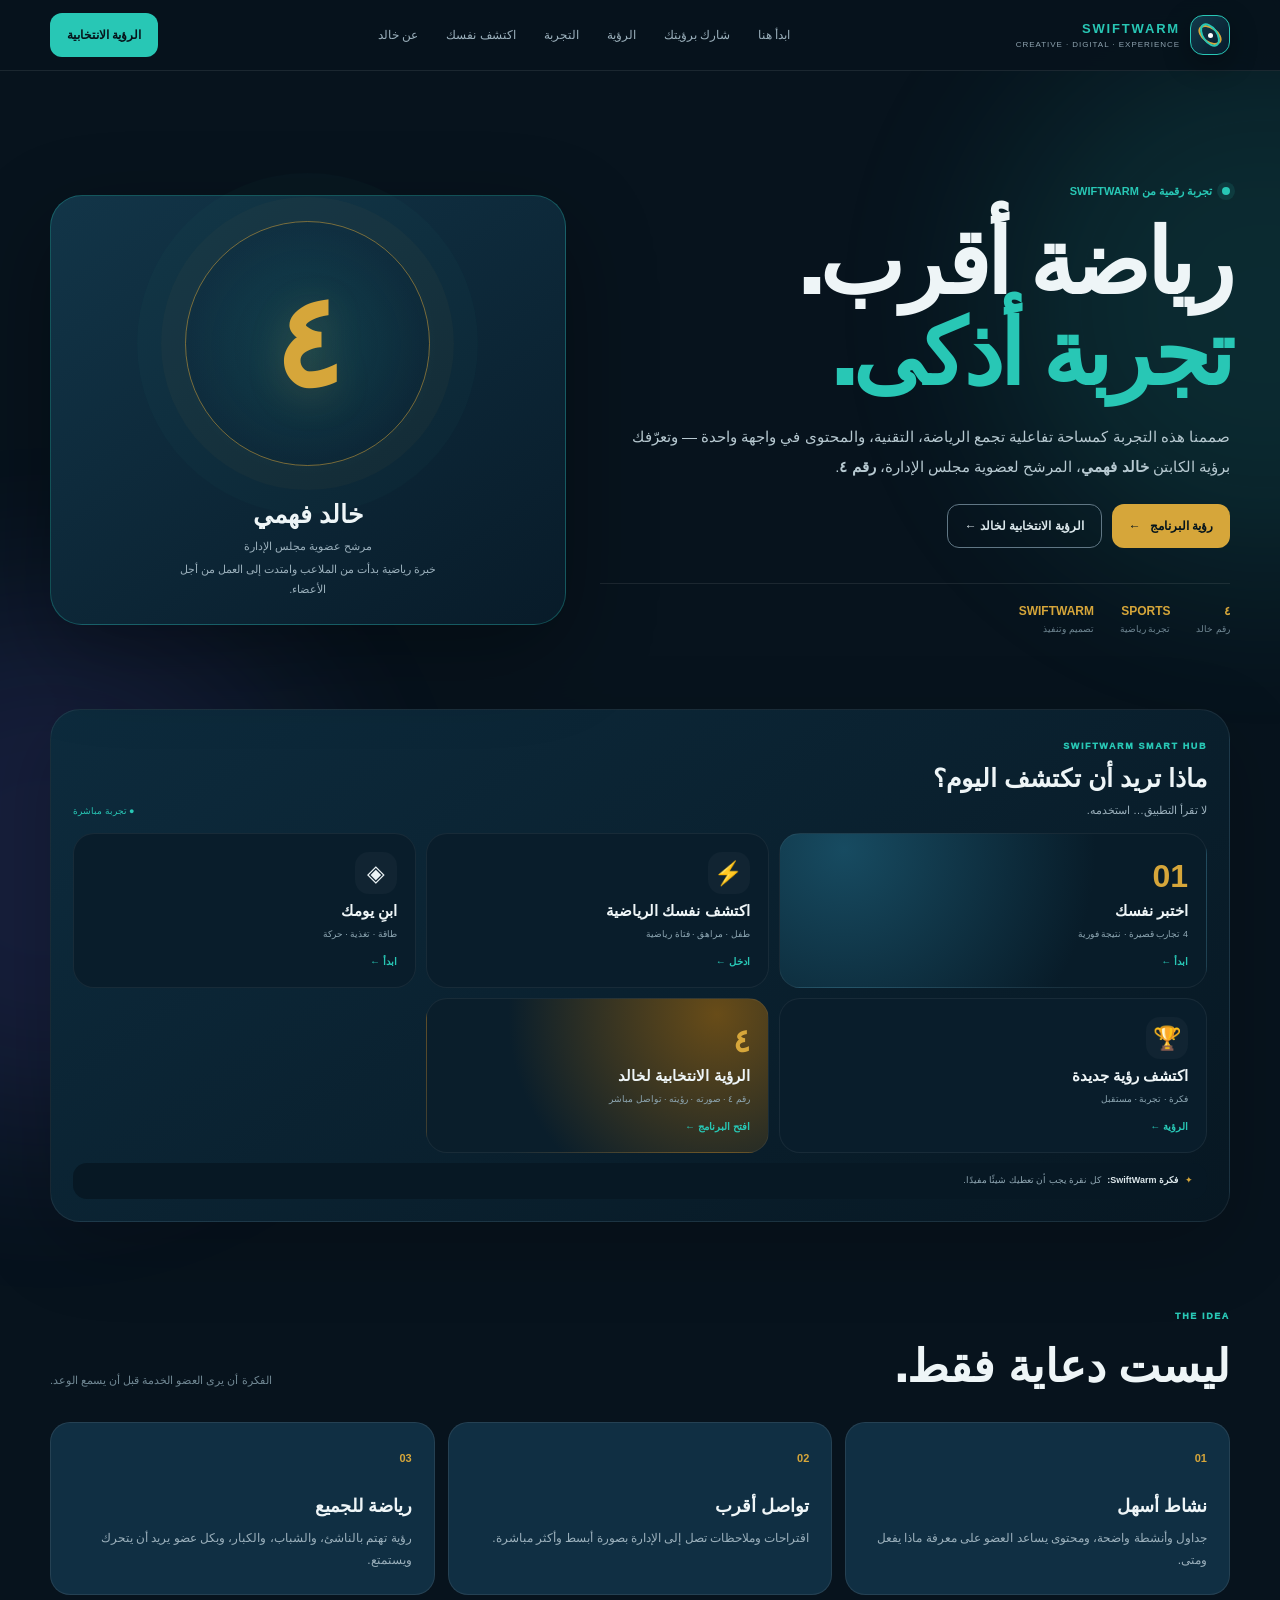
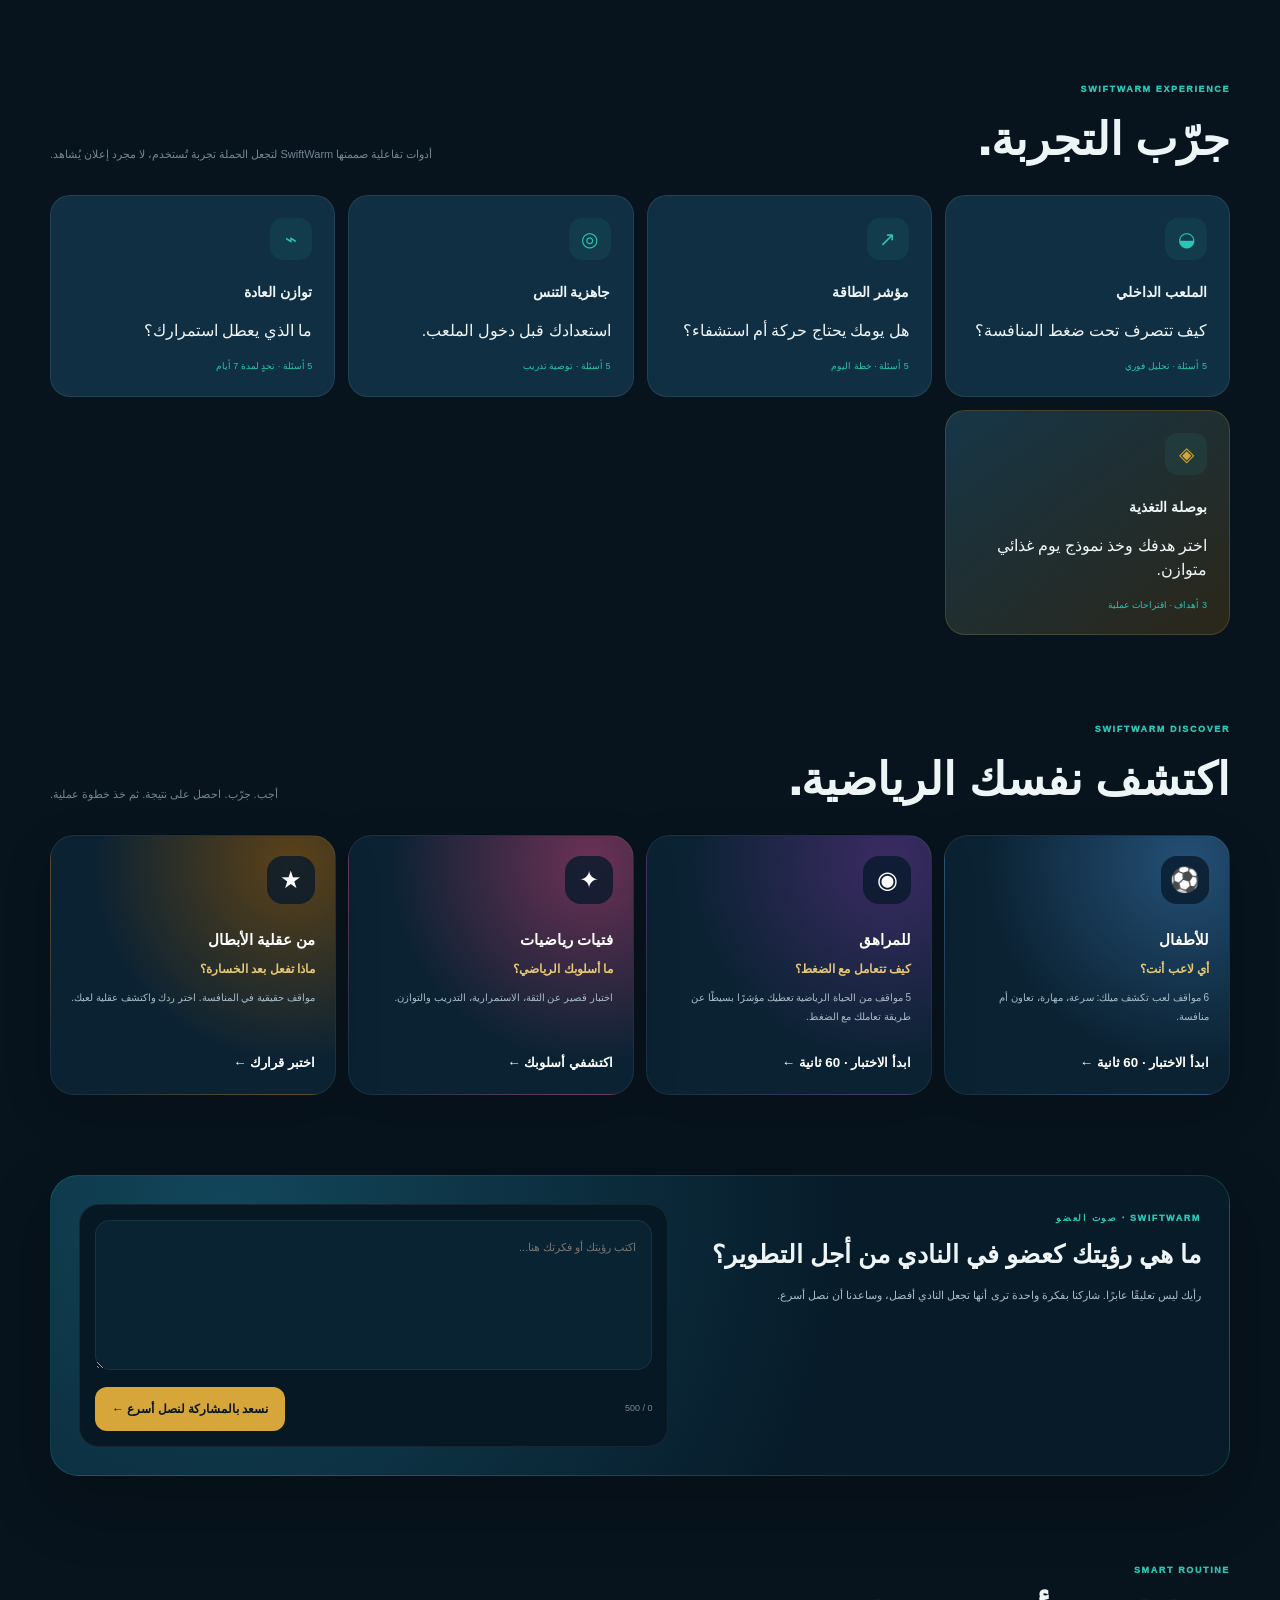
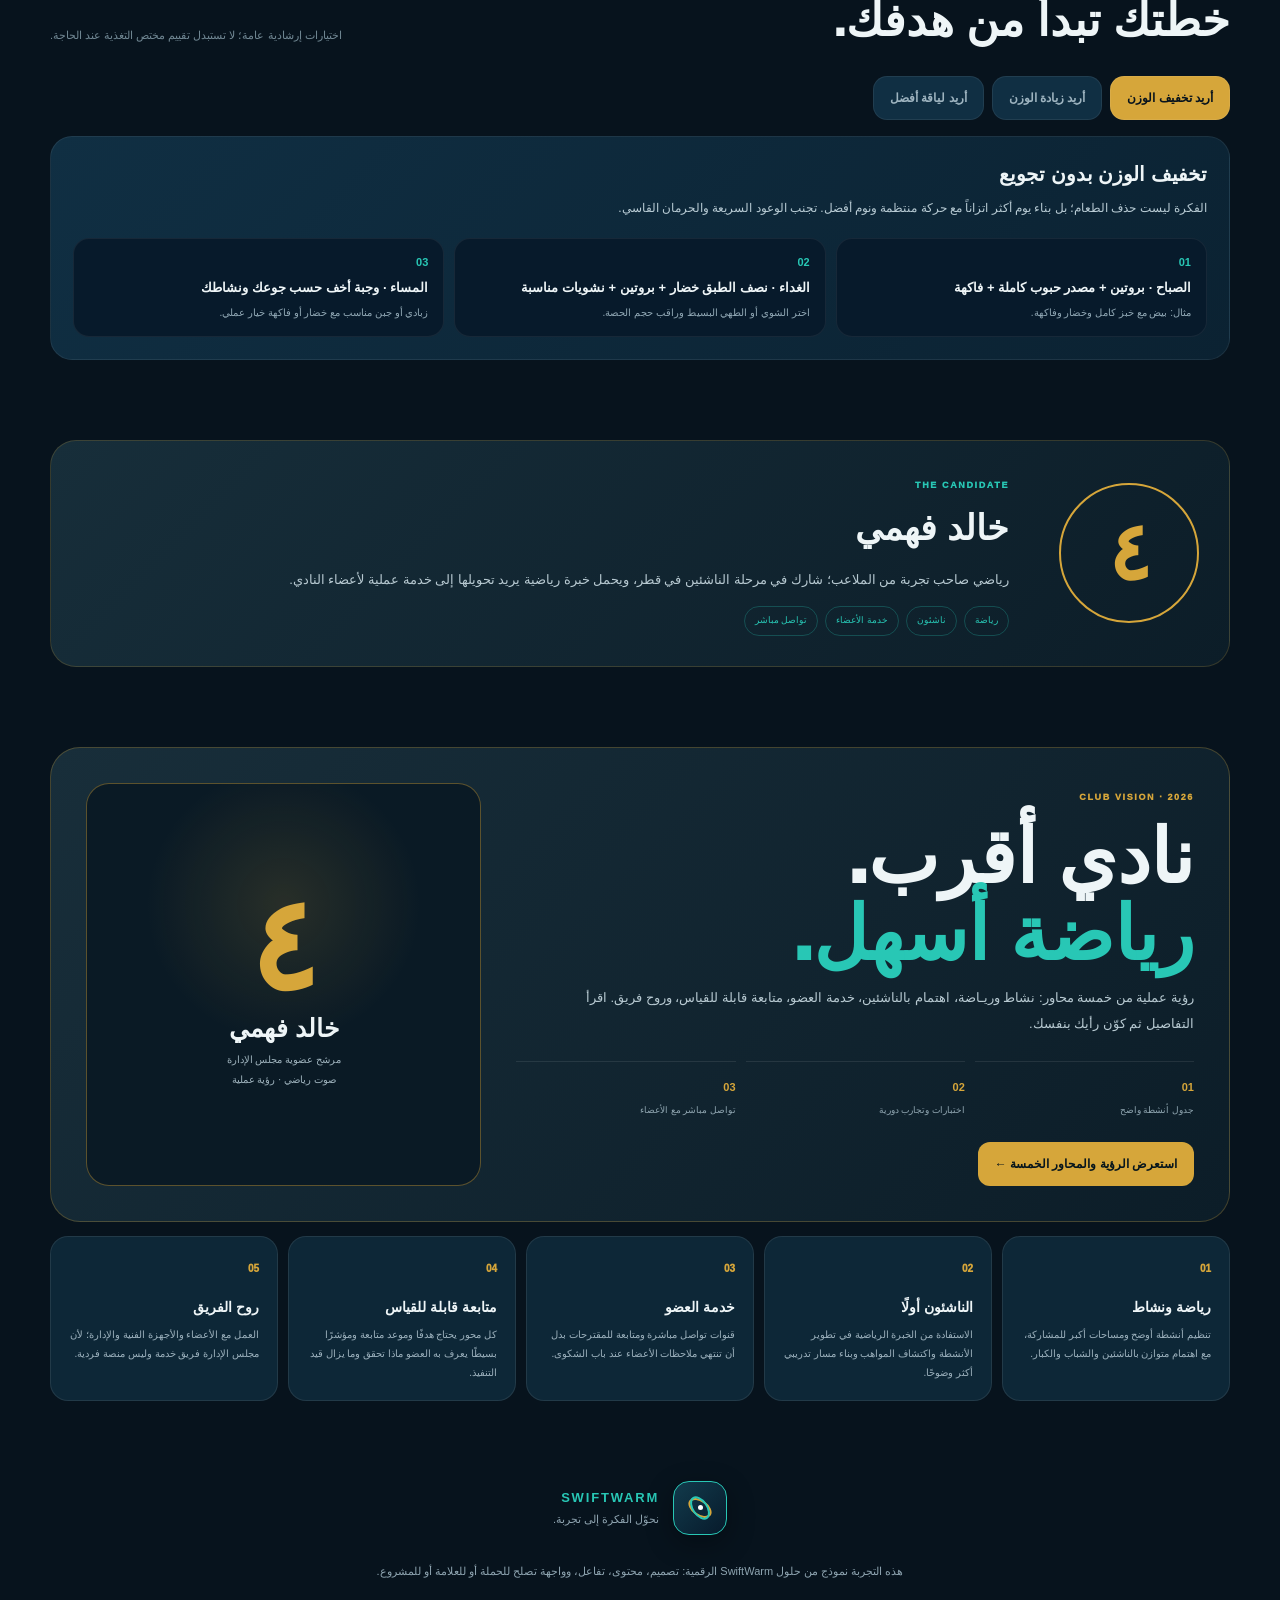
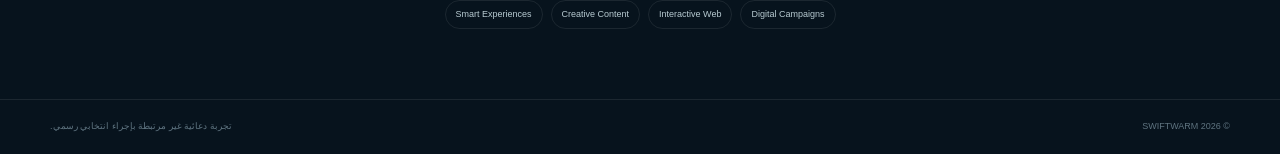
<file: index.html>
<!doctype html>
<html lang="ar" dir="rtl">
<head>
  <meta charset="UTF-8">
  <meta name="viewport" content="width=device-width, initial-scale=1, viewport-fit=cover">
  <meta name="theme-color" content="#07131d">
  <meta name="description" content="SwiftWarm Sports — تجربة رقمية لدعم الكابتن خالد فهمي، رقم ٤، مع رؤية رياضية لخدمة أعضاء النادي.">
  <meta name="apple-mobile-web-app-capable" content="yes">
  <title>SwiftWarm × خالد فهمي | رقم ٤</title>
  <link rel="stylesheet" href="./styles.css">
</head>
<body>
  <div class="bg-glow glow-a"></div><div class="bg-glow glow-b"></div>

  <header class="site-header">
    <a class="brand" href="#home" aria-label="SwiftWarm">
      <span class="brand-mark"><i></i></span>
      <span><b>SWIFTWARM</b><small>CREATIVE · DIGITAL · EXPERIENCE</small></span>
    </a>
    <nav>
      <a href="#hub">ابدأ هنا</a><a href="#member-voice">شارك برؤيتك</a><a href="#vision">الرؤية</a>
      <a href="#tools">التجربة</a><a href="#discover">اكتشف نفسك</a>
      <a href="#about">عن خالد</a>
    </nav>
    <a class="btn btn-mint header-cta" href="./election.html">الرؤية الانتخابية</a>
  </header>

  <main id="home">
    <section class="hero container">
      <div class="hero-copy">
        <div class="kicker"><span></span> تجربة رقمية من SWIFTWARM</div>
        <h1>رياضة أقرب.<br><em>تجربة أذكى.</em></h1>
        <p class="lead">صممنا هذه التجربة كمساحة تفاعلية تجمع الرياضة، التقنية، والمحتوى في واجهة واحدة — وتعرّفك برؤية الكابتن <strong>خالد فهمي</strong>، المرشح لعضوية مجلس الإدارة، <strong>رقم ٤</strong>.</p>
        <div class="actions">
          <a class="btn btn-gold" href="./election.html">رؤية البرنامج <span>←</span></a>
          <a class="btn btn-ghost" href="./election.html">الرؤية الانتخابية لخالد ←</a>
        </div>
        <div class="proof-row">
          <div><b>٤</b><span>رقم خالد</span></div>
          <div><b>SPORTS</b><span>تجربة رياضية</span></div>
          <div><b>SWIFTWARM</b><span>تصميم وتنفيذ</span></div>
        </div>
      </div>
      <div class="hero-card">
        <div class="number-orbit"><span>٤</span></div>
        <div class="hero-card-text"><b>خالد فهمي</b><span>مرشح عضوية مجلس الإدارة</span><small>خبرة رياضية بدأت من الملاعب وامتدت إلى العمل من أجل الأعضاء.</small></div>
      </div>
    </section>


    <section id="hub" class="smart-hub container">
      <div class="hub-top"><div><small class="eyebrow">SWIFTWARM SMART HUB</small><h2>ماذا تريد أن تكتشف اليوم؟</h2><p>لا تقرأ التطبيق… استخدمه.</p></div><span class="live-dot">● تجربة مباشرة</span></div>
      <div class="hub-grid">
        <button class="hub-card hub-main" data-hub="#tools"><span class="hub-num">01</span><b>اختبر نفسك</b><small>4 تجارب قصيرة · نتيجة فورية</small><i>ابدأ ←</i></button>
        <button class="hub-card" data-hub="#discover"><span class="hub-icon">⚡</span><b>اكتشف نفسك الرياضية</b><small>طفل · مراهق · فتاة رياضية</small><i>ادخل ←</i></button>
        <button class="hub-card" data-hub="#plans"><span class="hub-icon">◈</span><b>ابنِ يومك</b><small>طاقة · تغذية · حركة</small><i>ابدأ ←</i></button>
        <button class="hub-card" data-hub="#vision"><span class="hub-icon">🏆</span><b>اكتشف رؤية جديدة</b><small>فكرة · تجربة · مستقبل</small><i>الرؤية ←</i></button>
        <a class="hub-card hub-vision" href="./election.html"><span class="hub-num">٤</span><b>الرؤية الانتخابية لخالد</b><small>رقم ٤ · صورته · رؤيته · تواصل مباشر</small><i>افتح البرنامج ←</i></a>
      </div>
      <div class="hub-strip"><span>✦</span><b>فكرة SwiftWarm:</b> كل نقرة يجب أن تعطيك شيئًا مفيدًا.</div>
    </section>
    <section id="vision" class="section container">
      <div class="section-head"><div><small class="eyebrow">THE IDEA</small><h2>ليست دعاية فقط.</h2></div><p>الفكرة أن يرى العضو الخدمة قبل أن يسمع الوعد.</p></div>
      <div class="vision-grid">
        <article><span>01</span><h3>نشاط أسهل</h3><p>جداول وأنشطة واضحة، ومحتوى يساعد العضو على معرفة ماذا يفعل ومتى.</p></article>
        <article><span>02</span><h3>تواصل أقرب</h3><p>اقتراحات وملاحظات تصل إلى الإدارة بصورة أبسط وأكثر مباشرة.</p></article>
        <article><span>03</span><h3>رياضة للجميع</h3><p>رؤية تهتم بالناشئ، والشباب، والكبار، وبكل عضو يريد أن يتحرك ويستمتع.</p></article>
      </div>
    </section>

    <section id="tools" class="section container">
      <div class="section-head"><div><small class="eyebrow">SWIFTWARM EXPERIENCE</small><h2>جرّب التجربة.</h2></div><p>أدوات تفاعلية صممتها SwiftWarm لتجعل الحملة تجربة تُستخدم، لا مجرد إعلان يُشاهد.</p></div>
      <div class="tools-grid">
        <button class="tool-card" data-test="mental"><span class="tool-icon">◒</span><b>الملعب الداخلي</b><p>كيف تتصرف تحت ضغط المنافسة؟</p><small>5 أسئلة · تحليل فوري</small></button>
        <button class="tool-card" data-test="energy"><span class="tool-icon">↗</span><b>مؤشر الطاقة</b><p>هل يومك يحتاج حركة أم استشفاء؟</p><small>5 أسئلة · خطة اليوم</small></button>
        <button class="tool-card" data-test="tennis"><span class="tool-icon">◎</span><b>جاهزية التنس</b><p>استعدادك قبل دخول الملعب.</p><small>5 أسئلة · توصية تدريب</small></button>
        <button class="tool-card" data-test="balance"><span class="tool-icon">⌁</span><b>توازن العادة</b><p>ما الذي يعطل استمرارك؟</p><small>5 أسئلة · تحدٍ لمدة 7 أيام</small></button>
        <button class="tool-card feature-card" data-test="nutrition"><span class="tool-icon">◈</span><b>بوصلة التغذية</b><p>اختر هدفك وخذ نموذج يوم غذائي متوازن.</p><small>3 أهداف · اقتراحات عملية</small></button>
      </div>
    </section>

    
    <section id="discover" class="section container">
      <div class="section-head"><div><small class="eyebrow">SWIFTWARM DISCOVER</small><h2>اكتشف نفسك الرياضية.</h2></div><p>أجب. جرّب. احصل على نتيجة. ثم خذ خطوة عملية.</p></div>
      <div class="discover-grid interactive-discover">
        <button class="discover-card kids" data-discover-test="kids"><span class="discover-icon">⚽</span><b>للأطفال</b><strong>أي لاعب أنت؟</strong><p>6 مواقف لعب تكشف ميلك: سرعة، مهارة، تعاون أم منافسة.</p><small>ابدأ الاختبار · 60 ثانية ←</small></button>
        <button class="discover-card teens" data-discover-test="teens"><span class="discover-icon">◉</span><b>للمراهق</b><strong>كيف تتعامل مع الضغط؟</strong><p>5 مواقف من الحياة الرياضية تعطيك مؤشرًا بسيطًا عن طريقة تعاملك مع الضغط.</p><small>ابدأ الاختبار · 60 ثانية ←</small></button>
        <button class="discover-card girls" data-discover-test="girls"><span class="discover-icon">✦</span><b>فتيات رياضيات</b><strong>ما أسلوبك الرياضي؟</strong><p>اختبار قصير عن الثقة، الاستمرارية، التدريب والتوازن.</p><small>اكتشفي أسلوبك ←</small></button>
        <button class="discover-card champions" data-discover-test="champions"><span class="discover-icon">★</span><b>من عقلية الأبطال</b><strong>ماذا تفعل بعد الخسارة؟</strong><p>مواقف حقيقية في المنافسة. اختر ردك واكتشف عقلية لعبك.</p><small>اختبر قرارك ←</small></button>
      </div>
      <div id="discoverResult" class="discover-result" aria-live="polite"></div>
    </section>

    <section id="member-voice" class="section container">
      <div class="member-voice-card">
        <div><small class="eyebrow">SWIFTWARM · صوت العضو</small>
        <h2>ما هي رؤيتك كعضو في النادي من أجل التطوير؟</h2>
        <p>رأيك ليس تعليقًا عابرًا. شاركنا بفكرة واحدة ترى أنها تجعل النادي أفضل، وساعدنا أن نصل أسرع.</p></div>
        <div class="voice-box">
          <textarea id="memberVision" maxlength="500" placeholder="اكتب رؤيتك أو فكرتك هنا..."></textarea>
          <div class="voice-meta"><span id="visionCount">0 / 500</span><button id="visionSubmit" class="btn btn-gold">نسعد بالمشاركة لنصل أسرع ←</button></div>
          <div id="visionThanks" class="vision-thanks hidden">✓ شكرًا لمشاركتك. تم إرسال فكرتك إلى مساحة المشاركة.</div>
        </div>
      </div>
    </section>

    <section id="plans" class="section container">
      <div class="section-head"><div><small class="eyebrow">SMART ROUTINE</small><h2>خطتك تبدأ من هدفك.</h2></div><p>اختيارات إرشادية عامة؛ لا تستبدل تقييم مختص التغذية عند الحاجة.</p></div>
      <div class="plan-tabs">
        <button class="plan-tab active" data-plan="loss">أريد تخفيف الوزن</button>
        <button class="plan-tab" data-plan="gain">أريد زيادة الوزن</button>
        <button class="plan-tab" data-plan="fitness">أريد لياقة أفضل</button>
      </div>
      <div id="planContent" class="plan-content"></div>
    </section>

    <section id="about" class="section container">
      <div class="profile-card">
        <div class="profile-number">٤</div>
        <div>
          <small class="eyebrow">THE CANDIDATE</small>
          <h2>خالد فهمي</h2>
          <p>رياضي صاحب تجربة من الملاعب؛ شارك في مرحلة الناشئين في قطر، ويحمل خبرة رياضية يريد تحويلها إلى خدمة عملية لأعضاء النادي.</p>
          <div class="chips"><span>رياضة</span><span>ناشئون</span><span>خدمة الأعضاء</span><span>تواصل مباشر</span></div>
        </div>
      </div>
    </section>

    <section id="election" class="section container">
      <div class="campaign">
        <div>
          <small class="eyebrow gold">CLUB VISION · 2026</small>
          <h2>نادي أقرب.<br><em>رياضة أسهل.</em></h2>
          <p>رؤية عملية من خمسة محاور: نشاط وريـاضة، اهتمام بالناشئين، خدمة العضو، متابعة قابلة للقياس، وروح فريق. اقرأ التفاصيل ثم كوّن رأيك بنفسك.</p>
          <div class="campaign-points"><div><b>01</b><span>جدول أنشطة واضح</span></div><div><b>02</b><span>اختبارات وتجارب دورية</span></div><div><b>03</b><span>تواصل مباشر مع الأعضاء</span></div></div>
          <div class="program-actions"><button id="supportProgram" class="btn btn-gold">استعرض الرؤية والمحاور الخمسة ←</button><span id="supportMessage" class="support-msg"></span></div>
        </div>
        <div class="candidate-poster">
          <div class="poster-number">٤</div>
          <b>خالد فهمي</b>
          <span>مرشح عضوية مجلس الإدارة</span>
          <small>صوت رياضي · رؤية عملية</small>
        </div>
      </div>
      <div id="programDetails" class="program-details" aria-label="تفاصيل الرؤية الانتخابية">
        <div class="program-card"><span>01</span><h3>رياضة ونشاط</h3><p>تنظيم أنشطة أوضح ومساحات أكبر للمشاركة، مع اهتمام متوازن بالناشئين والشباب والكبار.</p></div>
        <div class="program-card"><span>02</span><h3>الناشئون أولًا</h3><p>الاستفادة من الخبرة الرياضية في تطوير الأنشطة واكتشاف المواهب وبناء مسار تدريبي أكثر وضوحًا.</p></div>
        <div class="program-card"><span>03</span><h3>خدمة العضو</h3><p>قنوات تواصل مباشرة ومتابعة للمقترحات بدل أن تنتهي ملاحظات الأعضاء عند باب الشكوى.</p></div>
        <div class="program-card"><span>04</span><h3>متابعة قابلة للقياس</h3><p>كل محور يحتاج هدفًا وموعد متابعة ومؤشرًا بسيطًا يعرف به العضو ماذا تحقق وما يزال قيد التنفيذ.</p></div>
        <div class="program-card"><span>05</span><h3>روح الفريق</h3><p>العمل مع الأعضاء والأجهزة الفنية والإدارة؛ لأن مجلس الإدارة فريق خدمة وليس منصة فردية.</p></div>
      </div>
    </section>

    <section class="section container swiftwarm-section">
      <div class="swiftwarm-lockup"><span class="brand-mark large"><i></i></span><div><b>SWIFTWARM</b><span>نحوّل الفكرة إلى تجربة.</span></div></div>
      <p>هذه التجربة نموذج من حلول SwiftWarm الرقمية: تصميم، محتوى، تفاعل، وواجهة تصلح للحملة أو للعلامة أو للمشروع.</p>
      <div class="service-row"><span>Digital Campaigns</span><span>Interactive Web</span><span>Creative Content</span><span>Smart Experiences</span></div>
    </section>
  </main>

  <footer><span>© 2026 SWIFTWARM</span><span>تجربة دعائية غير مرتبطة بإجراء انتخابي رسمي.</span></footer>

  <div id="testModal" class="modal hidden" aria-hidden="true"><div class="modal-panel" role="dialog" aria-modal="true">
    <button class="close-modal" data-close="testModal" aria-label="إغلاق">×</button>
    <small class="eyebrow">QUICK ASSESSMENT</small><h2 id="modalTitle"></h2>
    <div class="question-row"><p id="modalQuestion"></p><span id="modalProgress"></span></div>
    <div id="modalAnswers" class="answers"></div><div id="modalResult" class="result hidden"></div>
  </div></div>

  <script src="./app.js"></script>
</body>
</html>
</file>
<file: styles.css>
:root{--ink:#07131d;--navy:#0b2335;--panel:#102f43;--mint:#28c7b5;--gold:#d6a63a;--text:#eef5f7;--muted:#9bb0bc;--line:#ffffff16}
*{box-sizing:border-box}html{scroll-behavior:smooth}body{margin:0;background:var(--ink);color:var(--text);font-family:Tahoma,Arial,sans-serif;overflow-x:hidden;line-height:1.5}button,a{font:inherit}button{cursor:pointer;border:0}a{color:inherit;text-decoration:none}.bg-glow{position:fixed;z-index:-1;width:34rem;height:34rem;border-radius:50%;filter:blur(90px);opacity:.13;pointer-events:none}.glow-a{top:2rem;right:-16rem;background:var(--mint)}.glow-b{bottom:-15rem;left:-14rem;background:#7b6cff}
.container{width:min(1180px,calc(100% - 32px));margin:auto}.site-header{position:sticky;top:0;z-index:40;display:flex;align-items:center;justify-content:space-between;gap:20px;padding:13px max(16px,calc((100% - 1180px)/2));background:#07131dec;border-bottom:1px solid var(--line);backdrop-filter:blur(16px);-webkit-backdrop-filter:blur(16px)}.brand{display:flex;align-items:center;gap:10px;min-width:220px}.brand b,.swiftwarm-lockup b{display:block;letter-spacing:.14em;color:var(--mint);font-size:13px}.brand small{display:block;color:#8fa4b0;font-size:8px;letter-spacing:.12em}.brand-mark{position:relative;display:grid;place-items:center;width:40px;height:40px;border:1px solid var(--mint);border-radius:13px;background:linear-gradient(135deg,#123b4c,#071a2b);box-shadow:0 8px 28px #0005}.brand-mark:before,.brand-mark:after,.brand-mark i{content:"";position:absolute;border-radius:50%;border:2px solid var(--gold)}.brand-mark:before{width:22px;height:12px;transform:rotate(35deg)}.brand-mark:after{width:12px;height:22px;transform:rotate(-35deg);border-color:var(--mint)}.brand-mark i{width:5px;height:5px;background:#fff;border:0}.brand-mark.large{width:54px;height:54px;border-radius:16px}.site-header nav{display:flex;gap:28px;color:#9bb0bc;font-size:12px}.site-header nav a:hover{color:var(--mint)}.btn{display:inline-flex;align-items:center;justify-content:center;gap:9px;min-height:44px;padding:0 17px;border-radius:12px;font-weight:900;font-size:12px;transition:.18s ease}.btn:hover{filter:brightness(1.08);transform:translateY(-1px)}.btn:active{transform:scale(.98)}.btn-mint{background:var(--mint);color:#06151c}.btn-gold{background:var(--gold);color:#06151c}.btn-ghost{background:transparent;border:1px solid #607785;color:#dce8ec}.hero{display:grid;grid-template-columns:1.1fr .9fr;gap:34px;align-items:center;padding-top:58px;min-height:620px}.kicker{display:flex;align-items:center;gap:10px;color:var(--mint);font-size:11px;font-weight:900}.kicker span{width:8px;height:8px;border-radius:50%;background:var(--mint);box-shadow:0 0 0 5px #28c7b51f}.hero h1{font-size:clamp(3rem,7vw,5.9rem);line-height:1.02;margin:18px 0 0;font-weight:950;letter-spacing:-.04em}.hero h1 em,.campaign h2 em{font-style:normal;color:var(--mint)}.lead{max-width:650px;color:#b7c9d1;font-size:15px;line-height:2;margin:22px 0}.actions{display:flex;flex-wrap:wrap;gap:10px}.proof-row{display:flex;gap:26px;margin-top:35px;padding-top:18px;border-top:1px solid var(--line)}.proof-row div{display:flex;flex-direction:column;gap:3px}.proof-row b{font-size:12px;color:var(--gold)}.proof-row span{font-size:9px;color:#718894}.hero-card{min-height:430px;border:1px solid #28c7b54d;border-radius:32px;background:radial-gradient(circle at 50% 35%,#28c7b522,transparent 34%),linear-gradient(145deg,#123548,#081b29);display:flex;align-items:center;justify-content:center;flex-direction:column;box-shadow:0 30px 90px #0005}.number-orbit{width:245px;height:245px;border-radius:50%;display:grid;place-items:center;border:1px solid #d6a63a88;box-shadow:0 0 0 24px #d6a63a08,0 0 0 48px #28c7b506}.number-orbit span{font-size:8rem;font-weight:950;color:var(--gold);text-shadow:0 8px 40px #d6a63a33}.hero-card-text{text-align:center;margin-top:30px}.hero-card-text b{display:block;font-size:25px}.hero-card-text span,.hero-card-text small{display:block;color:var(--muted);font-size:11px;margin-top:5px}.hero-card-text small{max-width:260px;line-height:1.8}.section{padding-top:80px}.section-head{display:flex;justify-content:space-between;align-items:end;gap:20px;margin-bottom:22px}.eyebrow{font-size:9px;font-weight:950;letter-spacing:.18em;color:var(--mint)}.eyebrow.gold{color:var(--gold)}.section h2{font-size:clamp(1.8rem,4vw,2.8rem);margin:7px 0 0;font-weight:950}.section-head>p{color:#718894;font-size:11px}.vision-grid,.tools-grid{display:grid;grid-template-columns:repeat(3,1fr);gap:13px}.vision-grid article,.tool-card{background:var(--panel);border:1px solid var(--line);border-radius:20px;padding:22px}.vision-grid article span{color:var(--gold);font-size:11px;font-weight:900}.vision-grid h3{margin:24px 0 7px;font-size:18px}.vision-grid p{margin:0;color:var(--muted);font-size:12px;line-height:1.9}.tools-grid{grid-template-columns:repeat(4,1fr)}.tool-card{min-height:165px;text-align:right;color:var(--text);transition:.18s ease}.tool-card:hover{transform:translateY(-3px);border-color:#28c7b566}.tool-icon{display:grid;place-items:center;width:42px;height:42px;border-radius:13px;background:#28c7b514;color:var(--mint);font-size:20px}.tool-card b,.tool-card small{display:block}.tool-card b{margin-top:22px;font-size:14px}.tool-card small{margin-top:8px;color:#28c7b5;font-size:9px}.profile-card{display:grid;grid-template-columns:160px 1fr;gap:30px;align-items:center;border:1px solid #d6a63a33;border-radius:26px;padding:30px;background:linear-gradient(135deg,#172e3a,#0c1d28)}.profile-number{display:grid;place-items:center;width:140px;height:140px;border-radius:50%;border:2px solid var(--gold);color:var(--gold);font-size:5rem;font-weight:950}.profile-card h2{font-size:35px;margin:7px 0}.profile-card p{max-width:720px;color:#b7c9d1;line-height:2;font-size:13px}.chips{display:flex;flex-wrap:wrap;gap:7px}.chips span,.service-row span,.quick-asks button{border:1px solid #28c7b544;border-radius:999px;padding:7px 10px;color:var(--mint);font-size:9px}.campaign{display:grid;grid-template-columns:1.2fr .7fr;gap:35px;padding:35px;border-radius:30px;border:1px solid #d6a63a44;background:linear-gradient(135deg,#182e3a,#0c1d28)}.campaign h2{font-size:clamp(2.5rem,6vw,4.7rem);line-height:1.02;margin:12px 0}.campaign p{max-width:650px;color:#b7c9d1;font-size:13px;line-height:2}.campaign-points{display:grid;grid-template-columns:repeat(3,1fr);gap:10px;margin:24px 0}.campaign-points div{border-top:1px solid var(--line);padding-top:12px}.campaign-points b{color:var(--gold);font-size:11px}.campaign-points span{display:block;margin-top:6px;color:#91a7b2;font-size:9px}.candidate-poster{min-height:310px;border:1px solid #d6a63a66;border-radius:23px;display:flex;align-items:center;justify-content:center;flex-direction:column;text-align:center;background:radial-gradient(circle at 50% 30%,#d6a63a25,transparent 40%),#0a1a25}.poster-number{font-size:8rem;line-height:1;font-weight:950;color:var(--gold)}.candidate-poster b{font-size:25px}.candidate-poster span,.candidate-poster small{color:#9eb2bc;font-size:10px;margin-top:5px}.support-msg{color:var(--mint);font-size:10px;margin-right:10px}.swiftwarm-section{text-align:center;padding-bottom:70px}.swiftwarm-lockup{display:inline-flex;align-items:center;gap:14px;text-align:right}.swiftwarm-lockup span:not(.brand-mark){display:block;color:#8fa4b0;font-size:11px;margin-top:4px}.swiftwarm-section>p{max-width:620px;margin:18px auto;color:#8ea4b0;font-size:11px;line-height:2}.service-row{display:flex;justify-content:center;flex-wrap:wrap;gap:8px}.service-row span{color:#b8cbd2;border-color:var(--line)}footer{display:flex;justify-content:space-between;gap:15px;padding:20px max(16px,calc((100% - 1180px)/2));border-top:1px solid var(--line);color:#5f7480;font-size:9px}.modal{position:fixed;inset:0;z-index:100;display:flex;align-items:center;justify-content:center;padding:16px;background:#020a10cc;backdrop-filter:blur(12px);-webkit-backdrop-filter:blur(12px)}.modal.hidden{display:none}.modal-panel{position:relative;width:min(520px,100%);max-height:min(760px,calc(100dvh - 32px));overflow:auto;border:1px solid #ffffff20;border-radius:24px;background:#0e2a3c;padding:25px;box-shadow:0 25px 100px #0009;-webkit-overflow-scrolling:touch}.close-modal{position:absolute;left:15px;top:10px;background:transparent;color:#a9bdc7;font-size:28px}.modal-panel h2{margin:7px 0 0;font-size:24px}.question-row{display:flex;justify-content:space-between;gap:15px;align-items:start;margin-top:18px}.question-row p{margin:0;font-size:16px;font-weight:800;line-height:1.8}.question-row span{white-space:nowrap;color:#8da4b0;font-size:10px}.answers{display:grid;gap:9px;margin-top:20px}.answer-choice{padding:14px;border:1px solid #ffffff18;border-radius:12px;background:#15384b;color:#eef5f7;text-align:right}.answer-choice:hover{background:#1b5263}.result{margin-top:16px;border-radius:15px;background:#28c7b514;padding:15px;color:#dbecee;font-size:12px;line-height:1.9}.hidden{display:none!important}.modal-note{color:#8ea5b0;font-size:10px}.ai-answer{min-height:90px;padding:16px;border-radius:16px;background:#102f43;color:#dcebed;font-size:12px;line-height:2}.ai-input-row{display:flex;gap:8px;margin-top:10px}.ai-input-row input{width:100%;min-width:0;border:1px solid #ffffff16;border-radius:12px;background:#071a2b;color:#fff;padding:13px;outline:0;font-size:12px}.ai-input-row input:focus{border-color:var(--mint)}.quick-asks{display:flex;flex-wrap:wrap;gap:6px;margin-top:10px}.quick-asks button{background:transparent}.quick-asks button:hover{background:#28c7b514}
@media(max-width:800px){.site-header{padding:11px 14px}.site-header nav{display:none}.brand{min-width:auto}.brand small{display:none}.header-cta{min-height:38px;padding:0 12px;font-size:10px}.hero{grid-template-columns:1fr;min-height:auto;padding-top:35px}.hero-card{min-height:310px}.number-orbit{width:175px;height:175px}.number-orbit span{font-size:6rem}.section{padding-top:58px}.vision-grid,.tools-grid{grid-template-columns:1fr 1fr}.campaign{grid-template-columns:1fr;padding:24px}.campaign-points{grid-template-columns:1fr}.candidate-poster{min-height:240px}.profile-card{grid-template-columns:1fr;text-align:center}.profile-number{margin:auto}.chips{justify-content:center}.section-head{align-items:start;flex-direction:column;gap:5px}}
@media(max-width:520px){.container{width:min(100% - 22px,1180px)}.hero h1{font-size:3.15rem}.lead{font-size:13px}.actions .btn{width:100%}.proof-row{gap:14px}.proof-row b{font-size:10px}.vision-grid,.tools-grid{grid-template-columns:1fr}.tool-card{min-height:130px}.section h2{font-size:1.9rem}.campaign h2{font-size:3rem}.campaign{border-radius:22px}.modal{padding:8px;align-items:flex-start;padding-top:max(8px,env(safe-area-inset-top))}.modal-panel{max-height:calc(100dvh - 16px);border-radius:19px;padding:21px 16px 18px}.ai-input-row{position:relative}.ai-input-row .btn{flex:0 0 72px;padding:0}.hero-card-text small{font-size:10px}footer{flex-direction:column;text-align:center}.swiftwarm-section{padding-bottom:45px}}
@media(prefers-reduced-motion:reduce){*{scroll-behavior:auto!important;transition:none!important}}

.program-details{display:grid;grid-template-columns:repeat(5,1fr);gap:10px;margin-top:14px}.program-card{border:1px solid var(--line);border-radius:18px;padding:18px;background:#0d2737}.program-card span{color:var(--gold);font-weight:950;font-size:10px}.program-card h3{margin:18px 0 7px;font-size:14px}.program-card p{margin:0;color:var(--muted);font-size:10px;line-height:1.9}.program-actions{display:flex;align-items:center;gap:10px}.program-details{scroll-margin-top:90px}.tool-card small{line-height:1.6}@media(max-width:950px){.program-details{grid-template-columns:repeat(2,1fr)}}@media(max-width:520px){.program-details{grid-template-columns:1fr}.program-card{padding:16px}.program-actions{flex-direction:column;align-items:stretch}.program-actions .btn{width:100%}.support-msg{text-align:center;margin:0}}
.plan-tabs{display:flex;gap:8px;overflow:auto;padding-bottom:4px}.plan-tab{white-space:nowrap;border:1px solid #ffffff12;border-radius:14px;background:#102f43;padding:12px 16px;color:#9eb4c0;font:inherit;font-size:12px;font-weight:800;cursor:pointer}.plan-tab.active{background:#d6a63a;color:#07131d}.plan-content{margin-top:12px;border:1px solid #ffffff12;border-radius:22px;background:linear-gradient(135deg,#102f43,#0b2232);padding:22px}.plan-content h3{font-size:20px;margin:0}.plan-content>p{margin:8px 0 0;color:#b8cbd4;font-size:12px;line-height:1.9}.plan-grid{display:grid;grid-template-columns:repeat(3,1fr);gap:10px;margin-top:18px}.plan-item{border:1px solid #ffffff10;border-radius:16px;padding:15px;background:#071a2b}.plan-item b{display:block;font-size:11px;color:#28c7b5}.plan-item strong{display:block;margin-top:8px;font-size:13px}.plan-item span{display:block;margin-top:6px;color:#91a8b5;font-size:10px;line-height:1.7}.feature-card{border-color:#d6a63a33!important;background:linear-gradient(145deg,#163647,#2b2619)!important}.feature-card .tool-icon{color:#d6a63a}@media(max-width:650px){.plan-grid{grid-template-columns:1fr}.plan-content{padding:17px}.plan-item{padding:14px}}

.discover-grid{display:grid;grid-template-columns:repeat(4,1fr);gap:12px}.discover-card{text-align:right;min-height:250px;padding:20px;border:1px solid #ffffff12;border-radius:24px;color:#fff;cursor:pointer;background:#0b2233;box-shadow:0 16px 50px #0002;transition:.25s}.discover-card:hover{transform:translateY(-4px);border-color:#d6a63a66}.discover-card.kids{background:radial-gradient(circle at 85% 10%,#244f75,#0b2233 60%)}.discover-card.teens{background:radial-gradient(circle at 85% 10%,#3b2b63,#0b2233 60%)}.discover-card.girls{background:radial-gradient(circle at 85% 10%,#6b3155,#0b2233 60%)}.discover-card.champions{background:radial-gradient(circle at 85% 10%,#5c4218,#0b2233 60%)}.discover-icon{display:grid;place-items:center;width:48px;height:48px;border-radius:16px;background:#071a2bcc;font-size:24px;margin-bottom:25px}.discover-card b{display:block;font-size:15px}.discover-card strong{display:block;margin-top:8px;color:#e6c875;font-size:12px}.discover-card p{color:#a8bdc7;font-size:10px;line-height:1.9;min-height:58px}.discover-card small{font-weight:900;color:#fff}.discover-panel{display:none;margin-top:12px;padding:22px;border:1px solid #d6a63a33;border-radius:22px;background:#0a2030}.discover-panel.show{display:block}.discover-panel h3{margin:0 0 8px;font-size:18px}.discover-panel p{color:#aec1ca;font-size:12px;line-height:2}.discover-points{display:grid;grid-template-columns:repeat(3,1fr);gap:10px;margin-top:14px}.discover-points div{padding:14px;border-radius:15px;background:#071a2b;border:1px solid #ffffff0c}.discover-points b{display:block;color:#2bc7b6;font-size:11px;margin-bottom:6px}.discover-points span{font-size:10px;color:#9eb2bc;line-height:1.8}.legacy-grid{display:grid;grid-template-columns:1fr 1.35fr;gap:12px}.honor-card,.achievements-card{border:1px solid #ffffff12;border-radius:24px;padding:22px;background:linear-gradient(145deg,#102b3d,#071a2b)}.honor-head,.achievement-title{display:flex;gap:12px;align-items:center}.honor-head>span,.achievement-title>span{font-size:28px}.honor-head b,.achievement-title b{display:block;font-size:16px}.honor-head small,.achievement-title small{display:block;color:#8ea6b2;font-size:9px;margin-top:4px}.honor-list{margin:18px 0}.honor-list article{padding:13px 0;border-bottom:1px solid #ffffff0b}.honor-list strong{display:block;font-size:11px}.honor-list span{display:block;color:#8fa8b4;font-size:9px;margin-top:5px}.achievement-stats{display:grid;grid-template-columns:repeat(4,1fr);gap:8px;margin:20px 0}.achievement-stats div{text-align:center;padding:16px 8px;border-radius:16px;background:#071a2b}.achievement-stats strong{display:block;color:#d6a63a;font-size:25px}.achievement-stats span{font-size:8px;color:#8fa8b4}.verification-note{padding:14px;border-radius:15px;background:#102536;border-right:3px solid #d6a63a}.verification-note b{font-size:11px}.verification-note p{font-size:9px;line-height:1.8;color:#8fa8b4;margin:6px 0 0}@media(max-width:900px){.discover-grid{grid-template-columns:repeat(2,1fr)}.legacy-grid{grid-template-columns:1fr}}@media(max-width:560px){.discover-grid{grid-template-columns:1fr}.discover-card{min-height:205px}.discover-points{grid-template-columns:1fr}.achievement-stats{grid-template-columns:repeat(2,1fr)}}
.verified-achievements{display:grid;grid-template-columns:1fr 1fr;gap:9px;margin:14px 0}.verified-achievements article{padding:13px;border:1px solid #ffffff0b;border-radius:15px;background:#071a2b}.verified-achievements b{display:block;font-size:11px;color:#e6c875}.verified-achievements span{display:block;margin-top:6px;color:#8fa8b4;font-size:9px;line-height:1.8}@media(max-width:600px){.verified-achievements{grid-template-columns:1fr}}
/* SMART HUB — app-like, not newspaper */
.smart-hub{margin-top:18px;padding:22px;border:1px solid #ffffff12;border-radius:30px;background:linear-gradient(145deg,#0d2b3d,#071722);box-shadow:0 24px 80px #0003}.hub-top{display:flex;justify-content:space-between;align-items:flex-end;gap:16px;margin-bottom:15px}.hub-top h2{margin:4px 0;font-size:25px}.hub-top p{margin:0;color:var(--muted);font-size:11px}.live-dot{font-size:9px;color:var(--mint);white-space:nowrap}.hub-grid{display:grid;grid-template-columns:1.25fr 1fr 1fr;gap:10px}.hub-card{position:relative;min-height:155px;padding:18px;text-align:right;border:1px solid #ffffff10;border-radius:21px;background:#091d2b;color:var(--text);overflow:hidden;transition:.25s;display:flex;flex-direction:column;align-items:flex-start}.hub-card:hover{transform:translateY(-4px);border-color:#28c7b566;box-shadow:0 18px 45px #0004}.hub-card b{font-size:15px;margin-top:auto}.hub-card small{font-size:9px;color:#8fa8b4;margin-top:5px}.hub-card i{font-style:normal;color:var(--mint);font-size:10px;margin-top:13px;font-weight:900}.hub-main{background:radial-gradient(circle at 15% 10%,#174b61,#081c29 65%)}.hub-vision{background:radial-gradient(circle at 85% 10%,#684c18,#0a1e2b 65%)}.hub-num{font-size:32px;color:var(--gold);font-weight:900}.hub-icon{font-size:23px;width:42px;height:42px;display:grid;place-items:center;border-radius:14px;background:#ffffff08}.hub-strip{margin-top:10px;padding:11px 14px;border-radius:14px;background:#071824;color:#91a8b4;font-size:9px}.hub-strip span{color:var(--gold);margin-left:7px}.hub-strip b{color:#dce7eb;margin-left:4px}@media(max-width:760px){.smart-hub{padding:17px;border-radius:24px}.hub-top{align-items:flex-start}.hub-top h2{font-size:20px}.hub-grid{display:flex;overflow-x:auto;scroll-snap-type:x mandatory;padding-bottom:5px;-webkit-overflow-scrolling:touch}.hub-card{min-width:220px;scroll-snap-align:start;min-height:170px}.hub-card:first-child{min-width:250px}.site-header nav{display:none}.site-header{padding:10px 13px}.header-cta{font-size:10px;padding:9px 11px}.brand{min-width:0}.brand small{display:none}}@media(max-width:430px){.hub-card{min-width:205px}.hero{padding-top:30px}.proof-row{gap:7px}.proof-row div{padding:9px 7px}.section{padding-top:42px}}
.hub-focus{animation:hubPulse .9s ease}@keyframes hubPulse{50%{filter:brightness(1.35);transform:translateY(-3px)}}
/* REAL INTERACTION: Discover + Legacy */
.interactive-discover .discover-card{min-height:235px}.interactive-discover .discover-card p{min-height:52px}.discover-result{margin-top:12px;display:none;padding:18px 20px;border:1px solid #28c7b544;border-radius:20px;background:linear-gradient(135deg,#0e2d3d,#071b29)}.discover-result.show{display:block}.discover-result h3{margin:0 0 7px;font-size:18px}.discover-result p{margin:0;color:#b3c7cf;font-size:11px;line-height:1.9}.discover-result .next-action{margin-top:13px;display:inline-block;color:#2bc7b6;font-size:10px;font-weight:900}
.legacy-controls{display:flex;gap:7px;overflow:auto;padding:2px 0 12px}.legacy-filter{white-space:nowrap;border:1px solid #ffffff12;border-radius:999px;background:#0b2232;color:#91a8b5;padding:9px 14px;font:inherit;font-size:10px;font-weight:800;cursor:pointer}.legacy-filter.active{background:#d6a63a;color:#07131d}.legacy-story{display:grid;grid-template-columns:1.5fr .8fr;gap:10px;padding:22px;border-radius:25px;background:radial-gradient(circle at 85% 15%,#60461b,#0a2232 55%);border:1px solid #d6a63a2e;min-height:230px}.story-main .story-year{font-size:11px;color:#d6a63a;font-weight:900}.story-main h3{font-size:23px;margin:10px 0}.story-main p{font-size:11px;line-height:2;color:#b5c7cf;max-width:680px}.story-side{display:grid;grid-template-columns:1fr;gap:8px}.story-stat{padding:15px;border-radius:16px;background:#071824cc}.story-stat b{display:block;color:#e6c875;font-size:24px}.story-stat span{font-size:9px;color:#8fa8b4}.legacy-cards{display:grid;grid-template-columns:repeat(4,1fr);gap:9px;margin-top:10px}.legacy-cards button{text-align:right;border:1px solid #ffffff10;border-radius:17px;padding:15px;background:#0b2232;color:#fff;cursor:pointer;transition:.2s}.legacy-cards button:hover{transform:translateY(-3px);border-color:#d6a63a55}.legacy-cards b{display:block;font-size:10px;color:#e6c875}.legacy-cards span{display:block;margin-top:7px;font-size:9px;line-height:1.8;color:#8fa8b4}.discover-result b{color:#e6c875}.discover-result .meter{height:7px;border-radius:99px;background:#061722;margin:12px 0;overflow:hidden}.discover-result .meter i{display:block;height:100%;background:#28c7b5;border-radius:99px}
@media(max-width:800px){.legacy-story{grid-template-columns:1fr}.legacy-cards{grid-template-columns:1fr 1fr}}@media(max-width:500px){.legacy-cards{grid-template-columns:1fr}.story-main h3{font-size:20px}}

.member-voice-card{display:grid;grid-template-columns:1fr 1.15fr;gap:20px;padding:28px;border-radius:28px;border:1px solid #28c7b533;background:radial-gradient(circle at 15% 10%,#12465a,#071b29 60%);box-shadow:0 25px 70px #0003}.member-voice-card h2{font-size:25px;line-height:1.5;margin:8px 0}.member-voice-card p{font-size:11px;color:#a7bdc6;line-height:2}.voice-box{padding:15px;border-radius:20px;background:#061824;border:1px solid #ffffff10}.voice-box textarea{width:100%;min-height:150px;resize:vertical;box-sizing:border-box;border:1px solid #ffffff12;border-radius:15px;background:#0a2332;color:#fff;padding:15px;font:inherit;font-size:11px;line-height:2;outline:none}.voice-box textarea:focus{border-color:#28c7b566}.voice-meta{display:flex;align-items:center;justify-content:space-between;gap:10px;margin-top:10px}.voice-meta span{font-size:9px;color:#728d99}.vision-thanks{margin-top:10px;padding:12px;border-radius:12px;background:#0c302f;color:#7ee1d3;font-size:10px;line-height:1.8}.hidden{display:none!important}@media(max-width:700px){.member-voice-card{grid-template-columns:1fr;padding:20px}.member-voice-card h2{font-size:20px}.voice-meta{align-items:flex-end;flex-direction:column}.voice-meta .btn{width:100%}}
</file>
